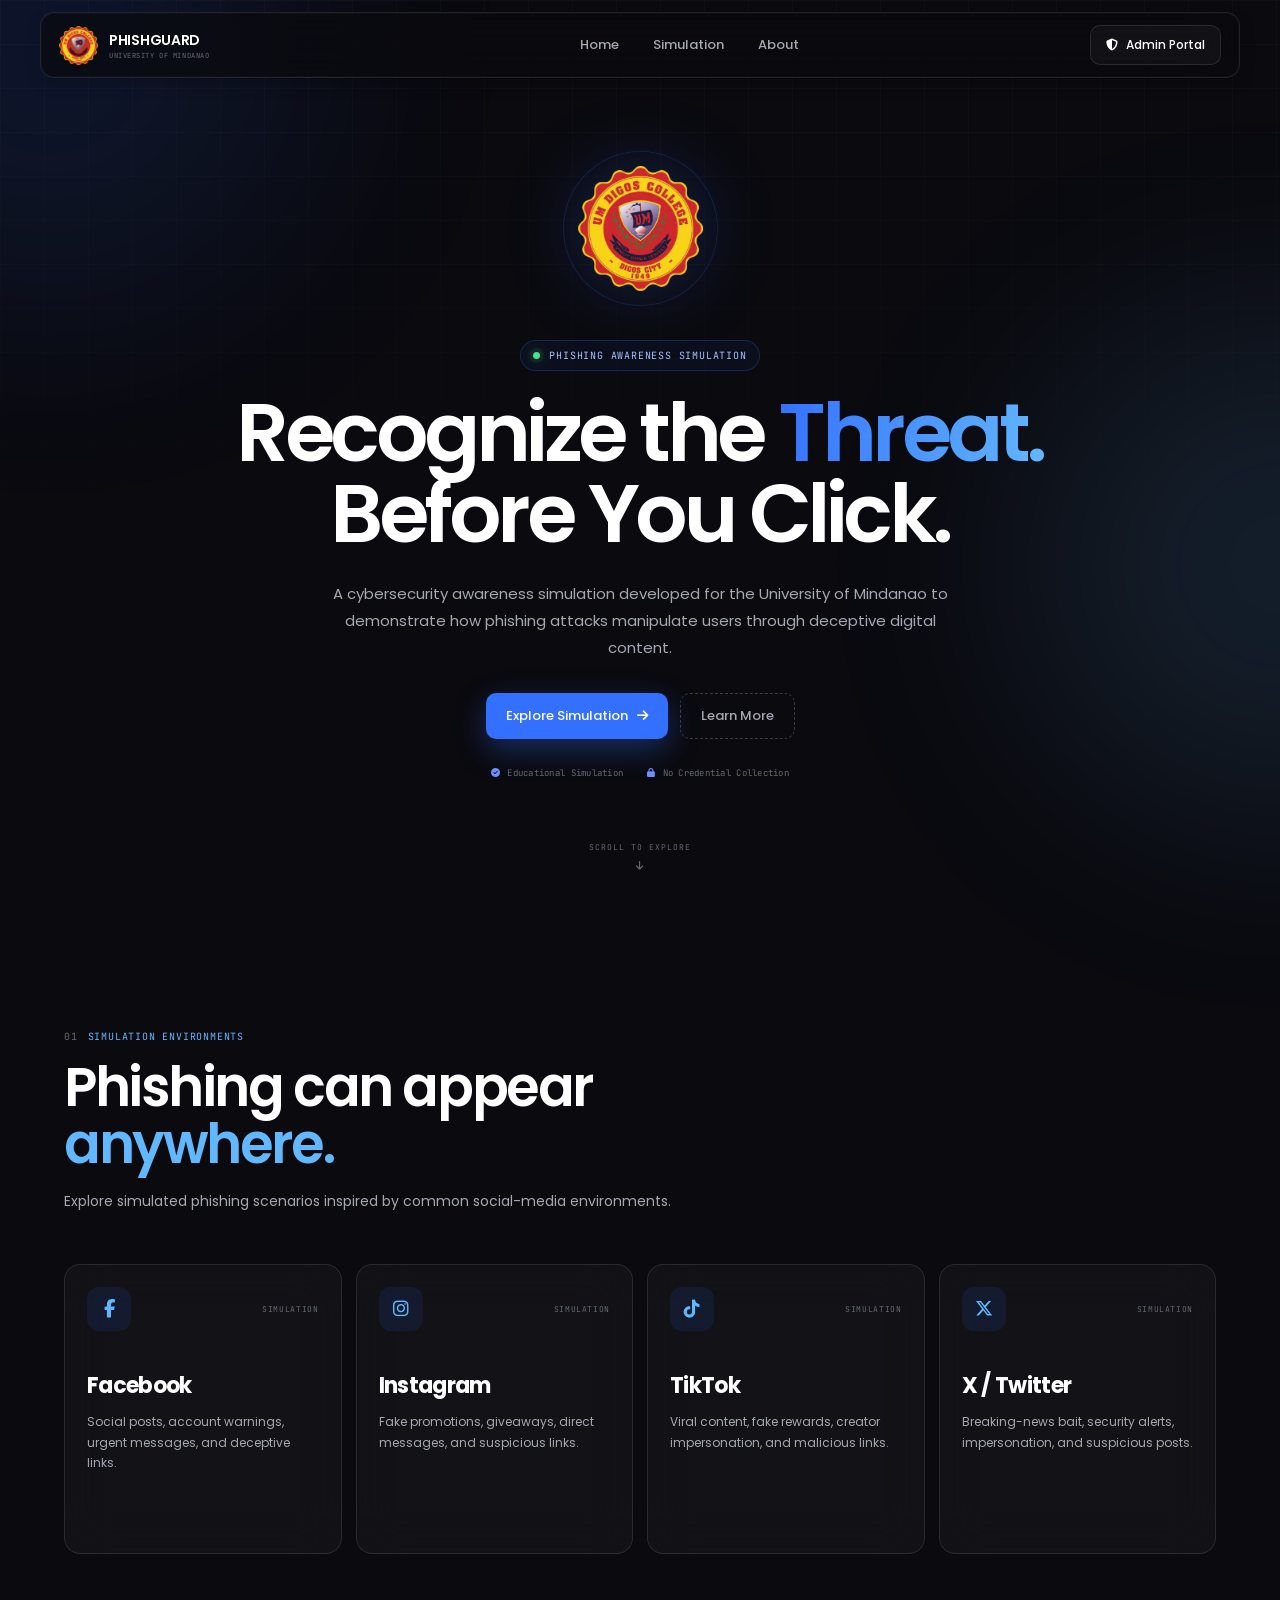
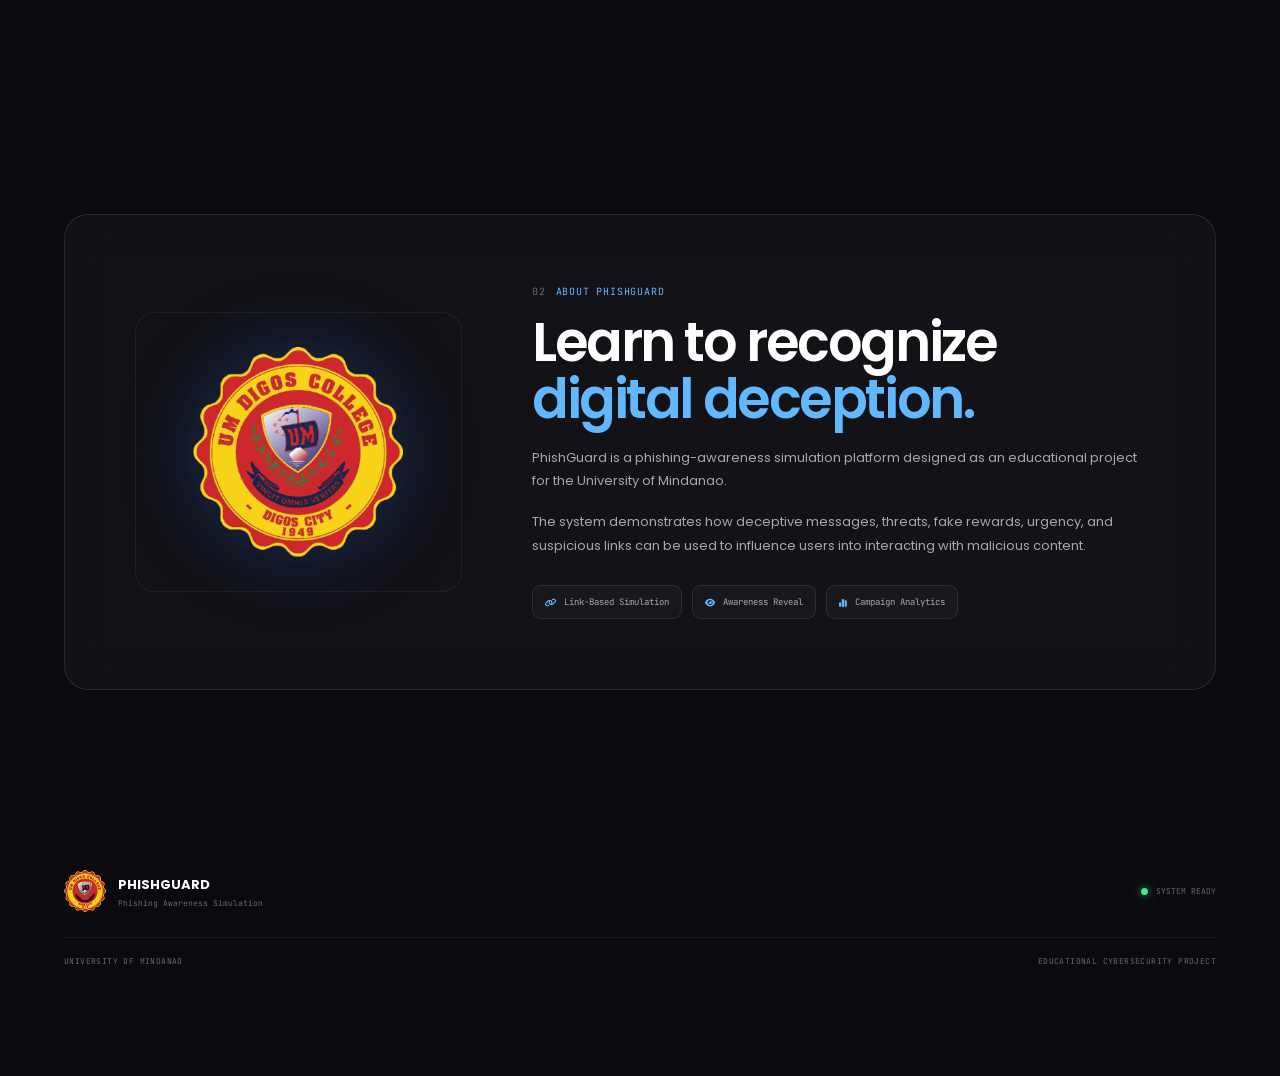
<file: UMGA/index.html>
<!DOCTYPE html>
<html lang="en">
<head>
    <meta charset="UTF-8">
    <meta name="viewport" content="width=device-width, initial-scale=1.0">

    <title>PhishGuard | University of Mindanao</title>

    <!-- Google Fonts -->
    <link rel="preconnect" href="https://fonts.googleapis.com">
    <link rel="preconnect" href="https://fonts.gstatic.com" crossorigin>

    <link
        href="https://fonts.googleapis.com/css2?family=JetBrains+Mono:wght@400;500;600&family=Poppins:wght@400;500;600;700&display=swap"
        rel="stylesheet"
    >

    <!-- Icons -->
    <link
        rel="stylesheet"
        href="https://cdnjs.cloudflare.com/ajax/libs/font-awesome/6.5.2/css/all.min.css"
    >

    <link rel="stylesheet" href="css/style.css">
</head>

<body>

    <!-- Background Effects -->
    <div class="background-grid"></div>
    <div class="background-glow glow-one"></div>
    <div class="background-glow glow-two"></div>

    <!-- HEADER -->
    <header class="site-header">
        <div class="header-shell">

            <a href="index.html" class="brand">
                <div class="brand-mark">
                    <img
                        src="assets/images/um-logo.png"
                        alt="University of Mindanao Logo"
                    >
                </div>

                <div class="brand-text">
                    <span class="brand-name">PHISHGUARD</span>
                    <span class="brand-school">UNIVERSITY OF MINDANAO</span>
                </div>
            </a>

            <nav class="desktop-nav">
                <a href="#home">Home</a>
                <a href="#simulation">Simulation</a>
                <a href="#about">About</a>
            </nav>

            <a href="admin.html" class="admin-button">
                <i class="fa-solid fa-shield-halved"></i>
                Admin Portal
            </a>

        </div>
    </header>


    <!-- HERO -->
    <main>

        <section class="hero" id="home">

            <div class="hero-content">

                <div class="hero-logo">
                    <div class="logo-halo"></div>

                    <img
                        src="assets/images/um-logo.png"
                        alt="University of Mindanao"
                    >
                </div>

                <div class="hero-badge">
                    <span class="status-dot"></span>
                    PHISHING AWARENESS SIMULATION
                </div>

                <h1>
                    Recognize the
                    <span>Threat.</span>
                    <br>
                    Before You Click.
                </h1>

                <p class="hero-description">
                    A cybersecurity awareness simulation developed for
                    the University of Mindanao to demonstrate how
                    phishing attacks manipulate users through
                    deceptive digital content.
                </p>

                <div class="hero-actions">
                    <a href="#simulation" class="primary-button">
                        Explore Simulation
                        <i class="fa-solid fa-arrow-right"></i>
                    </a>

                    <a href="#about" class="secondary-button">
                        Learn More
                    </a>
                </div>

                <div class="hero-meta">
                    <span>
                        <i class="fa-solid fa-circle-check"></i>
                        Educational Simulation
                    </span>

                    <span>
                        <i class="fa-solid fa-lock"></i>
                        No Credential Collection
                    </span>
                </div>

            </div>

            <div class="scroll-indicator">
                <span>SCROLL TO EXPLORE</span>
                <i class="fa-solid fa-arrow-down"></i>
            </div>

        </section>


        <!-- SIMULATION PLATFORMS -->
        <section class="simulation-section" id="simulation">

            <div class="section-heading">

                <div class="section-label">
                    <span>01</span>
                    SIMULATION ENVIRONMENTS
                </div>

                <h2>
                    Phishing can appear
                    <span>anywhere.</span>
                </h2>

                <p>
                    Explore simulated phishing scenarios inspired by
                    common social-media environments.
                </p>

            </div>


            <div class="platform-grid">

                <!-- FACEBOOK -->
                <article class="platform-card facebook-card">

                    <div class="platform-top">
                        <div class="platform-icon">
                            <i class="fa-brands fa-facebook-f"></i>
                        </div>

                        <span class="platform-tag">
                            SIMULATION
                        </span>
                    </div>

                    <h3>Facebook</h3>

                    <p>
                        Social posts, account warnings, urgent messages,
                        and deceptive links.
                    </p>

                   

                </article>


                <!-- INSTAGRAM -->
                <article class="platform-card instagram-card">

                    <div class="platform-top">
                        <div class="platform-icon">
                            <i class="fa-brands fa-instagram"></i>
                        </div>

                        <span class="platform-tag">
                            SIMULATION
                        </span>
                    </div>

                    <h3>Instagram</h3>

                    <p>
                        Fake promotions, giveaways, direct messages,
                        and suspicious links.
                    </p>

                    

                </article>


                <!-- TIKTOK -->
                <article class="platform-card tiktok-card">

                    <div class="platform-top">
                        <div class="platform-icon">
                            <i class="fa-brands fa-tiktok"></i>
                        </div>

                        <span class="platform-tag">
                            SIMULATION
                        </span>
                    </div>

                    <h3>TikTok</h3>

                    <p>
                        Viral content, fake rewards, creator impersonation,
                        and malicious links.
                    </p>

                

                </article>


                <!-- X -->
                <article class="platform-card x-card">

                    <div class="platform-top">
                        <div class="platform-icon">
                            <i class="fa-brands fa-x-twitter"></i>
                        </div>

                        <span class="platform-tag">
                            SIMULATION
                        </span>
                    </div>

                    <h3>X / Twitter</h3>

                    <p>
                        Breaking-news bait, security alerts,
                        impersonation, and suspicious posts.
                    </p>


                </article>

            </div>

        </section>


        <!-- ABOUT -->
        <section class="about-section" id="about">

            <div class="about-card">

                <div class="about-logo">
                    <img
                        src="assets/images/um-logo.png"
                        alt="University of Mindanao"
                    >
                </div>

                <div class="about-content">

                    <div class="section-label">
                        <span>02</span>
                        ABOUT PHISHGUARD
                    </div>

                    <h2>
                        Learn to recognize
                        <span>digital deception.</span>
                    </h2>

                    <p>
                        PhishGuard is a phishing-awareness simulation
                        platform designed as an educational project
                        for the University of Mindanao.
                    </p>

                    <p>
                        The system demonstrates how deceptive messages,
                        threats, fake rewards, urgency, and suspicious
                        links can be used to influence users into
                        interacting with malicious content.
                    </p>

                    <div class="about-features">

                        <div>
                            <i class="fa-solid fa-link"></i>
                            <span>Link-Based Simulation</span>
                        </div>

                        <div>
                            <i class="fa-solid fa-eye"></i>
                            <span>Awareness Reveal</span>
                        </div>

                        <div>
                            <i class="fa-solid fa-chart-simple"></i>
                            <span>Campaign Analytics</span>
                        </div>

                    </div>

                </div>

            </div>

        </section>


        <!-- FOOTER -->
        <footer class="site-footer">

            <div class="footer-main">

                <div class="footer-brand">

                    <img
                        src="assets/images/um-logo.png"
                        alt="University of Mindanao"
                    >

                    <div>
                        <strong>PHISHGUARD</strong>
                        <span>
                            Phishing Awareness Simulation
                        </span>
                    </div>

                </div>

                <div class="footer-status">
                    <span class="status-dot"></span>
                    SYSTEM READY
                </div>

            </div>

            <div class="footer-bottom">

                <span>
                    UNIVERSITY OF MINDANAO
                </span>

                <span>
                    EDUCATIONAL CYBERSECURITY PROJECT
                </span>

            </div>

        </footer>

    </main>


    <!-- MOBILE NAV -->
    <nav class="mobile-nav">

        <a href="#home" class="mobile-nav-item active">
            <i class="fa-solid fa-house"></i>
            <span>Home</span>
        </a>

        <a href="#simulation" class="mobile-nav-item">
            <i class="fa-solid fa-fingerprint"></i>
            <span>Simulate</span>
        </a>

        <a href="#about" class="mobile-nav-item">
            <i class="fa-solid fa-circle-info"></i>
            <span>About</span>
        </a>

        <a href="admin.html" class="mobile-nav-item">
            <i class="fa-solid fa-shield-halved"></i>
            <span>Admin</span>
        </a>

    </nav>

</body>
</html>
</file>
<file: UMGA/css/style.css>
:root {
    --bg: #0a0a0f;
    --bg-soft: #0d0e15;

    --accent: #3370ff;
    --accent-light: #62b8ff;

    --warning: #fbbf24;

    --text: #ffffff;
    --text-soft: #a5a7b3;
    --text-muted: #656875;

    --border: rgba(255, 255, 255, 0.10);
    --border-soft: rgba(255, 255, 255, 0.06);

    --glass: rgba(255, 255, 255, 0.035);

    --radius: 18px;
}


/* =========================
   RESET
========================= */

* {
    margin: 0;
    padding: 0;
    box-sizing: border-box;
}

html {
    scroll-behavior: smooth;
}

body {
    min-height: 100vh;

    background: var(--bg);
    color: var(--text);

    font-family: "Poppins", sans-serif;

    overflow-x: hidden;
}

a {
    color: inherit;
    text-decoration: none;
}

button,
a {
    -webkit-tap-highlight-color: transparent;
}


/* =========================
   BACKGROUND
========================= */

.background-grid {
    position: fixed;
    inset: 0;

    pointer-events: none;

    background-image:
        linear-gradient(
            rgba(255, 255, 255, 0.025) 1px,
            transparent 1px
        ),
        linear-gradient(
            90deg,
            rgba(255, 255, 255, 0.025) 1px,
            transparent 1px
        );

    background-size: 44px 44px;

    mask-image: linear-gradient(
        to bottom,
        black,
        transparent 75%
    );

    z-index: -3;
}

.background-glow {
    position: fixed;

    width: 500px;
    height: 500px;

    border-radius: 50%;

    pointer-events: none;

    filter: blur(120px);

    opacity: 0.12;

    z-index: -2;
}

.glow-one {
    background: var(--accent);
    top: -200px;
    left: -200px;
}

.glow-two {
    background: var(--accent-light);
    right: -250px;
    top: 35%;
}


/* =========================
   HEADER
========================= */

.site-header {
    position: fixed;

    top: 12px;
    left: 12px;
    right: 12px;

    z-index: 100;
}

.header-shell {
    max-width: 1200px;

    margin: auto;

    height: 66px;

    display: flex;
    align-items: center;
    justify-content: space-between;

    padding: 0 18px;

    background: rgba(10, 10, 15, 0.72);

    backdrop-filter: blur(24px);
    -webkit-backdrop-filter: blur(24px);

    border: 1px solid var(--border);

    border-radius: 14px;

    box-shadow:
        inset 0 0 0 1px rgba(255,255,255,0.025),
        0 6px 16px rgba(0,0,0,0.16);
}


/* Brand */

.brand {
    display: flex;
    align-items: center;
    gap: 11px;
}

.brand-mark {
    width: 39px;
    height: 39px;

    display: flex;
    align-items: center;
    justify-content: center;
}

.brand-mark img {
    width: 100%;
    height: 100%;

    object-fit: contain;
}

.brand-text {
    display: flex;
    flex-direction: column;
}

.brand-name {
    font-size: 14px;
    font-weight: 600;
    letter-spacing: -0.02em;
}

.brand-school {
    font-family: "JetBrains Mono", monospace;

    font-size: 7px;

    color: var(--text-muted);

    letter-spacing: 0.08em;
}


/* Navigation */

.desktop-nav {
    display: flex;
    align-items: center;
    gap: 34px;

    margin-left: 80px;
}

.desktop-nav a {
    color: var(--text-soft);

    font-size: 13px;
    font-weight: 500;

    transition: 0.25s ease;
}

.desktop-nav a:hover {
    color: white;
}


/* Admin Button */

.admin-button {
    display: flex;
    align-items: center;
    gap: 8px;

    padding: 10px 15px;

    border: 1px solid var(--border);

    border-radius: 10px;

    font-size: 12px;
    font-weight: 500;

    background: rgba(255,255,255,0.035);

    transition: 0.25s ease;
}

.admin-button:hover {
    border-color: rgba(51,112,255,0.55);

    background: rgba(51,112,255,0.08);

    transform: translateY(-1px);
}


/* =========================
   HERO
========================= */

.hero {
    min-height: 100svh;

    position: relative;

    display: flex;
    align-items: center;
    justify-content: center;

    padding:
        130px
        24px
        100px;

    text-align: center;
}

.hero-content {
    width: min(900px, 100%);

    display: flex;
    flex-direction: column;
    align-items: center;
}


/* Large UM logo */

.hero-logo {
    position: relative;

    width: 155px;
    height: 155px;

    display: flex;
    align-items: center;
    justify-content: center;

    margin-bottom: 34px;
}

.hero-logo img {
    width: 125px;
    height: 125px;

    object-fit: contain;

    position: relative;

    z-index: 2;

    filter:
        drop-shadow(0 0 35px rgba(51,112,255,0.25));
}

.logo-halo {
    position: absolute;

    width: 155px;
    height: 155px;

    border-radius: 50%;

    border: 1px solid rgba(51,112,255,0.18);

    background:
        radial-gradient(
            circle,
            rgba(51,112,255,0.10),
            transparent 68%
        );

    animation: logoPulse 4s ease-in-out infinite;
}

@keyframes logoPulse {
    0%, 100% {
        transform: scale(0.96);
        opacity: 0.6;
    }

    50% {
        transform: scale(1.04);
        opacity: 1;
    }
}


/* Badge */

.hero-badge {
    display: inline-flex;
    align-items: center;
    gap: 9px;

    padding: 8px 12px;

    border: 1px solid rgba(51,112,255,0.25);

    border-radius: 999px;

    background: rgba(51,112,255,0.055);

    color: #a8c1ff;

    font-family: "JetBrains Mono", monospace;

    font-size: 10px;
    letter-spacing: 0.08em;

    margin-bottom: 22px;
}

.status-dot {
    width: 7px;
    height: 7px;

    display: inline-block;

    border-radius: 50%;

    background: #48e38b;

    box-shadow:
        0 0 0 4px rgba(72,227,139,0.08),
        0 0 15px rgba(72,227,139,0.45);

    animation: statusPulse 2s infinite;
}

@keyframes statusPulse {
    0%, 100% {
        opacity: 1;
    }

    50% {
        opacity: 0.4;
    }
}


/* Heading */

.hero h1 {
    max-width: 900px;

    font-size: clamp(48px, 7vw, 82px);

    line-height: 0.98;

    font-weight: 600;

    letter-spacing: -0.055em;
}

.hero h1 span {
    background:
        linear-gradient(
            100deg,
            var(--accent),
            var(--accent-light)
        );

    -webkit-background-clip: text;
    background-clip: text;

    color: transparent;
}


/* Description */

.hero-description {
    max-width: 650px;

    margin-top: 26px;

    color: var(--text-soft);

    font-size: 15px;

    line-height: 1.8;
}


/* Hero buttons */

.hero-actions {
    display: flex;
    align-items: center;
    gap: 12px;

    margin-top: 32px;
}

.primary-button,
.secondary-button {
    display: inline-flex;
    align-items: center;
    justify-content: center;
    gap: 9px;

    min-height: 46px;

    padding: 0 20px;

    border-radius: 10px;

    font-size: 13px;
    font-weight: 500;

    transition: 0.3s ease;
}

.primary-button {
    background: var(--accent);

    box-shadow:
        0 10px 30px rgba(51,112,255,0.35);
}

.primary-button:hover {
    transform: translateY(-3px);

    box-shadow:
        0 14px 40px rgba(51,112,255,0.48);
}

.primary-button i {
    transition: 0.25s ease;
}

.primary-button:hover i {
    transform: translateX(3px);
}

.secondary-button {
    border: 1px dashed rgba(255,255,255,0.20);

    color: var(--text-soft);
}

.secondary-button:hover {
    border-color: rgba(255,255,255,0.45);

    color: white;
}


/* Hero metadata */

.hero-meta {
    display: flex;
    align-items: center;
    gap: 24px;

    margin-top: 28px;

    color: var(--text-muted);

    font-family: "JetBrains Mono", monospace;

    font-size: 9px;

    letter-spacing: 0.03em;
}

.hero-meta span {
    display: flex;
    align-items: center;
    gap: 7px;
}

.hero-meta i {
    color: #6d8eff;
}


/* Scroll */

.scroll-indicator {
    position: absolute;

    bottom: 30px;

    display: flex;
    flex-direction: column;
    align-items: center;

    gap: 8px;

    color: var(--text-muted);

    font-family: "JetBrains Mono", monospace;

    font-size: 8px;

    letter-spacing: 0.12em;
}

.scroll-indicator i {
    font-size: 10px;

    animation: scrollDown 1.8s infinite;
}

@keyframes scrollDown {
    0%, 100% {
        transform: translateY(0);
    }

    50% {
        transform: translateY(5px);
    }
}


/* =========================
   SECTIONS
========================= */

.simulation-section,
.about-section {
    max-width: 1200px;

    margin: auto;

    padding:
        130px 24px;
}

.section-heading {
    max-width: 700px;

    margin-bottom: 50px;
}

.section-label {
    display: flex;
    align-items: center;
    gap: 10px;

    color: var(--accent-light);

    font-family: "JetBrains Mono", monospace;

    font-size: 10px;

    letter-spacing: 0.08em;

    margin-bottom: 16px;
}

.section-label span {
    color: var(--text-muted);
}

.section-heading h2,
.about-content h2 {
    font-size: clamp(34px, 5vw, 54px);

    line-height: 1.05;

    letter-spacing: -0.045em;

    font-weight: 600;
}

.section-heading h2 span,
.about-content h2 span {
    color: var(--accent-light);
}

.section-heading p {
    color: var(--text-soft);

    font-size: 14px;

    line-height: 1.7;

    margin-top: 18px;
}


/* =========================
   PLATFORM CARDS
========================= */

.platform-grid {
    display: grid;

    grid-template-columns:
        repeat(4, 1fr);

    gap: 14px;
}

.platform-card {
    position: relative;

    min-height: 290px;

    padding: 22px;

    display: flex;
    flex-direction: column;

    background: var(--glass);

    backdrop-filter: blur(24px);
    -webkit-backdrop-filter: blur(24px);

    border: 1px solid var(--border);

    border-radius: 16px;

    overflow: hidden;

    transition:
        transform 0.35s ease,
        border-color 0.35s ease,
        box-shadow 0.35s ease;
}

.platform-card::before {
    content: "";

    position: absolute;

    width: 180px;
    height: 180px;

    top: -80px;
    right: -80px;

    border-radius: 50%;

    background: rgba(51,112,255,0.10);

    filter: blur(45px);

    opacity: 0;

    transition: 0.35s ease;
}

.platform-card:hover {
    transform: translateY(-7px);

    border-color: rgba(51,112,255,0.42);

    box-shadow:
        0 20px 50px rgba(0,0,0,0.30),
        0 0 35px rgba(51,112,255,0.08);
}

.platform-card:hover::before {
    opacity: 1;
}

.platform-top {
    display: flex;

    align-items: center;
    justify-content: space-between;
}

.platform-icon {
    width: 44px;
    height: 44px;

    display: flex;
    align-items: center;
    justify-content: center;

    border-radius: 12px;

    background: rgba(51,112,255,0.10);

    color: var(--accent-light);

    font-size: 18px;
}

.platform-tag {
    color: var(--text-muted);

    font-family: "JetBrains Mono", monospace;

    font-size: 8px;

    letter-spacing: 0.08em;
}

.platform-card h3 {
    margin-top: 38px;

    font-size: 22px;

    letter-spacing: -0.03em;
}

.platform-card p {
    margin-top: 10px;

    color: var(--text-soft);

    font-size: 12px;

    line-height: 1.7;
}

.platform-card a {
    margin-top: auto;

    padding-top: 22px;

    display: flex;
    align-items: center;
    gap: 8px;

    color: #8eafff;

    font-size: 11px;
    font-weight: 500;
}

.platform-card a i {
    transition: 0.25s ease;
}

.platform-card a:hover i {
    transform: translateX(4px);
}


/* =========================
   ABOUT
========================= */

.about-card {
    display: grid;

    grid-template-columns: 0.8fr 1.5fr;

    gap: 70px;

    align-items: center;

    padding: 70px;

    background: var(--glass);

    border: 1px solid var(--border);

    border-radius: 24px;

    backdrop-filter: blur(24px);
    -webkit-backdrop-filter: blur(24px);
}

.about-logo {
    min-height: 280px;

    display: flex;
    align-items: center;
    justify-content: center;

    border: 1px solid var(--border-soft);

    border-radius: 20px;

    background:
        radial-gradient(
            circle,
            rgba(51,112,255,0.09),
            transparent 65%
        );
}

.about-logo img {
    width: 210px;
    height: 210px;

    object-fit: contain;

    filter:
        drop-shadow(0 0 40px rgba(51,112,255,0.22));
}

.about-content h2 {
    max-width: 650px;
}

.about-content > p {
    max-width: 650px;

    margin-top: 18px;

    color: var(--text-soft);

    font-size: 13px;

    line-height: 1.8;
}

.about-features {
    display: flex;

    flex-wrap: wrap;

    gap: 10px;

    margin-top: 28px;
}

.about-features div {
    display: flex;
    align-items: center;
    gap: 8px;

    padding: 10px 12px;

    border: 1px solid var(--border);

    border-radius: 9px;

    background: rgba(255,255,255,0.025);

    color: var(--text-soft);

    font-family: "JetBrains Mono", monospace;

    font-size: 9px;
}

.about-features i {
    color: var(--accent-light);
}


/* =========================
   FOOTER
========================= */

.site-footer {
    max-width: 1200px;

    margin: auto;

    padding: 50px 24px 110px;
}

.footer-main {
    display: flex;
    align-items: center;
    justify-content: space-between;

    padding-bottom: 25px;

    border-bottom: 1px solid var(--border-soft);
}

.footer-brand {
    display: flex;
    align-items: center;
    gap: 12px;
}

.footer-brand img {
    width: 42px;
    height: 42px;

    object-fit: contain;
}

.footer-brand div {
    display: flex;
    flex-direction: column;
}

.footer-brand strong {
    font-size: 13px;
}

.footer-brand span {
    color: var(--text-muted);

    font-family: "JetBrains Mono", monospace;

    font-size: 8px;

    margin-top: 3px;
}

.footer-status {
    display: flex;
    align-items: center;
    gap: 8px;

    color: var(--text-muted);

    font-family: "JetBrains Mono", monospace;

    font-size: 8px;
}

.footer-bottom {
    display: flex;
    justify-content: space-between;

    padding-top: 18px;

    color: var(--text-muted);

    font-family: "JetBrains Mono", monospace;

    font-size: 8px;

    letter-spacing: 0.05em;
}


/* =========================
   MOBILE NAV
========================= */

.mobile-nav {
    display: none;
}


/* =========================
   RESPONSIVE
========================= */

@media (max-width: 950px) {

    .desktop-nav {
        margin-left: 0;
    }

    .platform-grid {
        grid-template-columns:
            repeat(2, 1fr);
    }

    .about-card {
        grid-template-columns: 1fr;

        padding: 45px;
    }

    .about-logo {
        min-height: 220px;
    }

}


@media (max-width: 650px) {

    .site-header {
        top: 8px;
        left: 8px;
        right: 8px;
    }

    .header-shell {
        height: 58px;

        padding: 0 12px;
    }

    .desktop-nav,
    .admin-button {
        display: none;
    }

    .brand-school {
        display: none;
    }

    .brand-name {
        font-size: 13px;
    }

    .hero {
        padding:
            110px 18px
            90px;
    }

    .hero-logo {
        width: 130px;
        height: 130px;
    }

    .hero-logo img {
        width: 105px;
        height: 105px;
    }

    .logo-halo {
        width: 130px;
        height: 130px;
    }

    .hero h1 {
        font-size: clamp(42px, 12vw, 60px);
    }

    .hero-description {
        font-size: 13px;
    }

    .hero-actions {
        width: 100%;

        flex-direction: column;
    }

    .primary-button,
    .secondary-button {
        width: 100%;
    }

    .hero-meta {
        flex-direction: column;

        gap: 9px;
    }

    .simulation-section,
    .about-section {
        padding:
            90px 18px;
    }

    .platform-grid {
        grid-template-columns: 1fr;
    }

    .about-card {
        padding: 25px;

        gap: 30px;
    }

    .about-logo {
        min-height: 190px;
    }

    .about-logo img {
        width: 150px;
        height: 150px;
    }

    .footer-main {
        flex-direction: column;
        align-items: flex-start;

        gap: 20px;
    }

    .footer-bottom {
        flex-direction: column;

        gap: 8px;
    }

    .scroll-indicator {
        display: none;
    }

    .mobile-nav {
        position: fixed;

        display: flex;

        bottom: 18px;
        left: 50%;

        transform: translateX(-50%);

        z-index: 200;

        width: min(92%, 390px);

        padding: 7px;

        justify-content: space-around;

        background: rgba(10,10,15,0.78);

        backdrop-filter: blur(24px);
        -webkit-backdrop-filter: blur(24px);

        border: 1px solid var(--border);

        border-radius: 999px;

        box-shadow:
            0 15px 45px rgba(0,0,0,0.35);
    }

    .mobile-nav-item {
        position: relative;

        min-width: 64px;

        padding: 8px 9px;

        display: flex;
        flex-direction: column;
        align-items: center;

        gap: 4px;

        color: var(--text-muted);

        font-family: "JetBrains Mono", monospace;

        font-size: 7px;

        border-radius: 999px;

        transition: 0.25s ease;
    }

    .mobile-nav-item i {
        font-size: 14px;
    }

    .mobile-nav-item.active {
        color: white;

        background: rgba(51,112,255,0.16);

        border: 1px solid rgba(51,112,255,0.25);
    }

}
</file>
